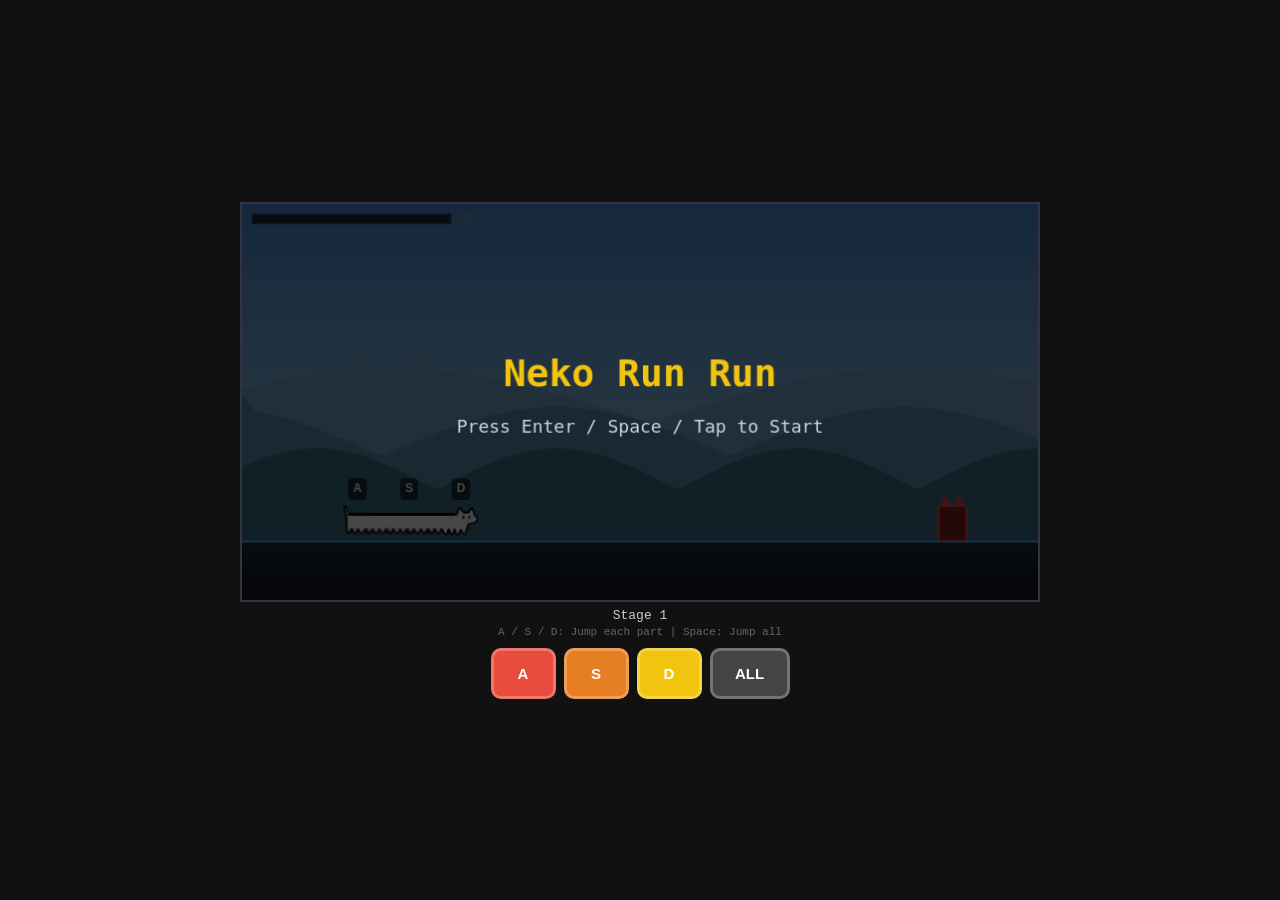
<file: index.html>
<!DOCTYPE html>
<html>
<head>
  <meta charset="UTF-8">
  <meta name="viewport" content="width=device-width, initial-scale=1.0, user-scalable=no">
  <title>ねこかけぬける</title>
  <link rel="stylesheet" href="style.css">
  <link rel="icon" href="img/0200_head.png" type="image/png">
</head>
<body>
  <canvas id="gameCanvas"></canvas>
  <div id="hud">
    <span id="stageLbl">Stage 1</span>
  </div>
  <div id="keyHints">A / S / D ... 各部位ジャンプ &nbsp;|&nbsp; Space: 全部位ジャンプ</div>
  <div id="mobileButtons"></div>
  <script src="game.js"></script>
</body>
</html>
</file>
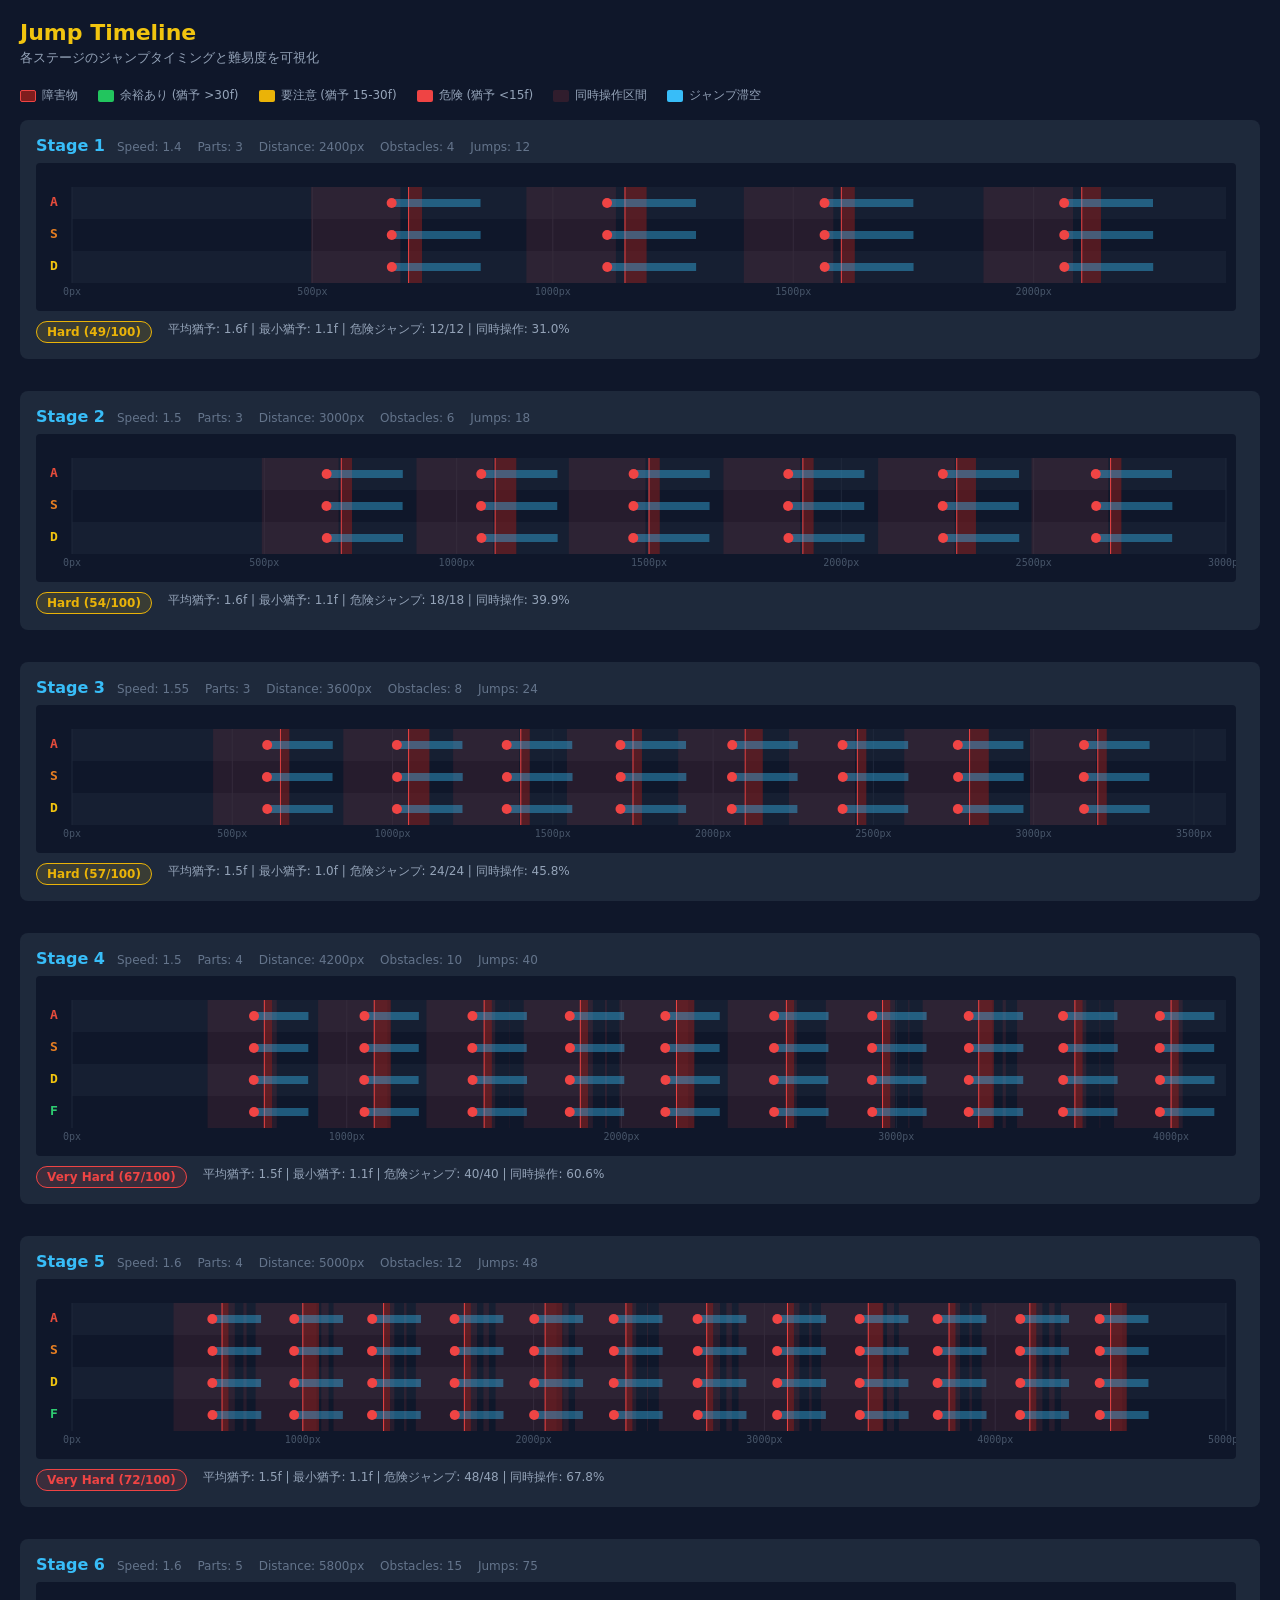
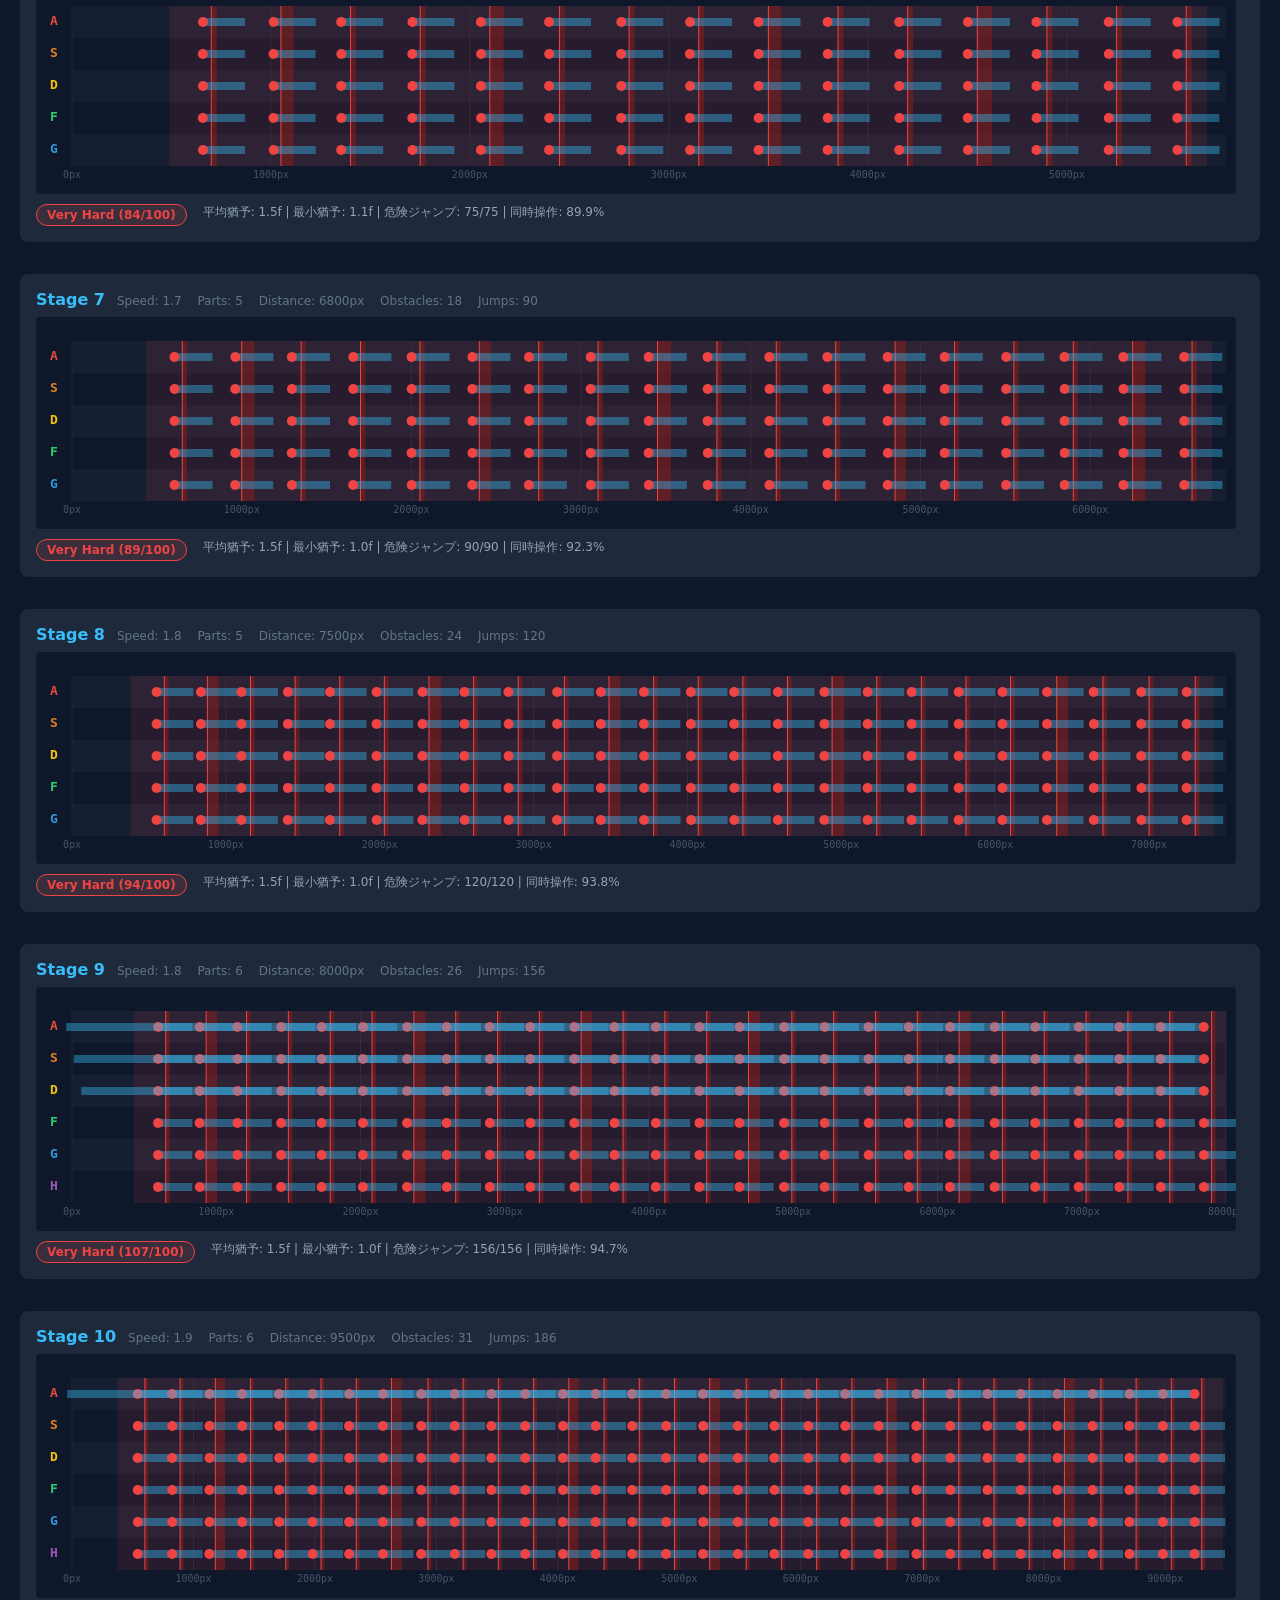
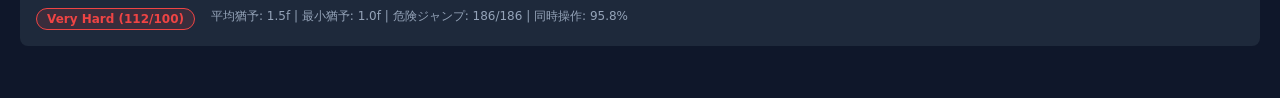
<file: timeline.html>
<!DOCTYPE html>
<html lang="ja">
<head>
  <meta charset="UTF-8">
  <meta name="viewport" content="width=device-width, initial-scale=1.0">
  <title>Jump Timeline - ステージ難易度可視化</title>
  <style>
    * { margin: 0; padding: 0; box-sizing: border-box; }
    body {
      background: #0f172a;
      color: #e2e8f0;
      font-family: 'Segoe UI', system-ui, sans-serif;
      padding: 20px;
    }
    h1 {
      font-size: 22px;
      margin-bottom: 4px;
      color: #f1c40f;
    }
    .subtitle {
      font-size: 13px;
      color: #94a3b8;
      margin-bottom: 20px;
    }
    .stage-section {
      margin-bottom: 32px;
      background: #1e293b;
      border-radius: 8px;
      padding: 16px;
    }
    .stage-header {
      display: flex;
      align-items: baseline;
      gap: 12px;
      margin-bottom: 8px;
    }
    .stage-header h2 {
      font-size: 16px;
      color: #38bdf8;
    }
    .stage-meta {
      font-size: 12px;
      color: #64748b;
    }
    .stage-meta span { margin-right: 12px; }
    canvas {
      display: block;
      border-radius: 4px;
    }
    .legend {
      display: flex;
      gap: 20px;
      margin-bottom: 16px;
      font-size: 12px;
      color: #94a3b8;
      flex-wrap: wrap;
    }
    .legend-item {
      display: flex;
      align-items: center;
      gap: 6px;
    }
    .legend-swatch {
      width: 16px;
      height: 12px;
      border-radius: 2px;
      display: inline-block;
    }
    .difficulty-summary {
      display: flex;
      gap: 16px;
      margin-top: 10px;
      font-size: 12px;
    }
    .diff-badge {
      padding: 3px 10px;
      border-radius: 12px;
      font-weight: bold;
    }
  </style>
</head>
<body>
  <h1>Jump Timeline</h1>
  <div class="subtitle">各ステージのジャンプタイミングと難易度を可視化</div>

  <div class="legend">
    <div class="legend-item"><span class="legend-swatch" style="background:#7f1d1d;border:1px solid #ef4444"></span> 障害物</div>
    <div class="legend-item"><span class="legend-swatch" style="background:#22c55e"></span> 余裕あり (猶予 &gt;30f)</div>
    <div class="legend-item"><span class="legend-swatch" style="background:#eab308"></span> 要注意 (猶予 15-30f)</div>
    <div class="legend-item"><span class="legend-swatch" style="background:#ef4444"></span> 危険 (猶予 &lt;15f)</div>
    <div class="legend-item"><span class="legend-swatch" style="background:rgba(239,68,68,0.15)"></span> 同時操作区間</div>
    <div class="legend-item"><span class="legend-swatch" style="background:#38bdf8"></span> ジャンプ滞空</div>
  </div>

  <div id="container"></div>

  <script>
// ============================================================
// Load config and run simulation
// ============================================================
async function main() {
  const cfg = await fetch('./config.json').then(r => r.json());

  const { GRAVITY, JUMP_V, PART_W, PART_H, PART_GAP, GROUND_Y,
          PART_LABELS, PART_COLORS, STAGES } = cfg;

  // --- Physics helpers (mirrored from game.js) ---

  function calcJumpDeadline(partWorldX, obs, speed) {
    if (GROUND_Y <= obs.y || (GROUND_Y - PART_H) >= obs.y + obs.h) return null;
    const distToEntry = obs.x - (partWorldX + PART_W / 2);
    const distToExit  = (obs.x + obs.w) - (partWorldX - PART_W / 2);
    if (distToExit <= 0) return null;
    if (distToEntry <= 0) return { dMax: -1 };
    const framesToEntry = distToEntry / speed;
    const framesToExit  = distToExit / speed;
    const MARGIN = 1;
    const a    = 0.5 * GRAVITY;
    const b    = JUMP_V;
    const c    = GROUND_Y - (obs.y - MARGIN);
    const disc = b * b - 4 * a * c;
    if (disc < 0) return { impossible: true, dMax: -Infinity };
    const sq = Math.sqrt(disc);
    const u1 = (-b - sq) / (2 * a);
    const u2 = (-b + sq) / (2 * a);
    const dMax = framesToEntry - u1;
    const dMin = framesToExit  - u2;
    if (dMax < dMin) return { impossible: true, dMax: -Infinity };
    return { dMax, dMin, u1, u2 };
  }

  function simulateJump(partWorldX, obstacles, speed) {
    let y  = GROUND_Y - PART_H;
    let vy = JUMP_V;
    for (let t = 1; t <= 200; t++) {
      const wx = partWorldX + speed * t;
      vy += GRAVITY;
      y  += vy;
      if (y >= GROUND_Y - PART_H) return { safe: true, landFrame: t };
      const left = wx - PART_W / 2, right = wx + PART_W / 2;
      const top = y, bottom = y + PART_H;
      for (const obs of obstacles) {
        if (right > obs.x && left < obs.x + obs.w &&
            bottom > obs.y && top < obs.y + obs.h) {
          return { safe: false, collideFrame: t, obs };
        }
      }
    }
    return { safe: true, landFrame: 200 };
  }

  // --- Simulate a stage and collect jump events ---

  function simulateStage(stageIdx) {
    const def = STAGES[stageIdx];
    const { speed, length: stageLen, numParts } = def;
    const obstacles = def.obstacles.map(o => ({ ...o }));

    // Create parts
    const parts = [];
    for (let i = 0; i < numParts; i++) {
      parts.push({
        index: i,
        worldX: 220 - (numParts - 1 - i) * PART_GAP,
        y: GROUND_Y - PART_H,
        vy: 0,
        onGround: true,
      });
    }

    const maxFrames = Math.ceil(stageLen / speed) + 500;
    const jumpEvents = []; // { partIndex, jumpFrame, jumpWorldX, landFrame, urgency, obsX }
    let distance = 0;

    for (let frame = 0; frame < maxFrames; frame++) {
      // Auto-play decision
      for (const part of parts) {
        if (!part.onGround) continue;

        let urgentDeadline = Infinity;
        let targetObs = null;
        for (const obs of obstacles) {
          const r = calcJumpDeadline(part.worldX, obs, speed);
          if (!r) continue;
          if (r.dMax < urgentDeadline) {
            urgentDeadline = r.dMax;
            targetObs = obs;
          }
        }
        if (urgentDeadline > 5) continue;

        const sim = simulateJump(part.worldX, obstacles, speed);
        let doJump = false;
        if (sim.safe && urgentDeadline <= 2) doJump = true;
        if (urgentDeadline <= 0) doJump = true;

        if (doJump) {
          part.vy = JUMP_V;
          part.onGround = false;
          jumpEvents.push({
            partIndex: part.index,
            jumpFrame: frame,
            jumpWorldX: part.worldX,
            landFrame: null,
            urgency: urgentDeadline,
            obsX: targetObs ? targetObs.x : 0,
          });
        }
      }

      // Physics update
      for (const part of parts) {
        part.worldX += speed;
        part.vy += GRAVITY;
        part.y += part.vy;
        if (part.y >= GROUND_Y - PART_H) {
          part.y = GROUND_Y - PART_H;
          if (!part.onGround) {
            // Record landing
            for (let j = jumpEvents.length - 1; j >= 0; j--) {
              if (jumpEvents[j].partIndex === part.index && jumpEvents[j].landFrame === null) {
                jumpEvents[j].landFrame = frame;
                break;
              }
            }
          }
          part.vy = 0;
          part.onGround = true;
        }
      }

      distance += speed;
      if (distance >= stageLen) break;
    }

    return { jumpEvents, totalFrames: Math.ceil(stageLen / speed), obstacles, stageLen, speed, numParts };
  }

  // --- Render timeline for one stage ---

  function renderTimeline(container, stageIdx) {
    const section = document.createElement('div');
    section.className = 'stage-section';

    const sim = simulateStage(stageIdx);
    const def = STAGES[stageIdx];

    // Header
    const header = document.createElement('div');
    header.className = 'stage-header';
    header.innerHTML = `
      <h2>Stage ${stageIdx + 1}</h2>
      <div class="stage-meta">
        <span>Speed: ${def.speed}</span>
        <span>Parts: ${def.numParts}</span>
        <span>Distance: ${def.length}px</span>
        <span>Obstacles: ${def.obstacles.length}</span>
        <span>Jumps: ${sim.jumpEvents.length}</span>
      </div>
    `;
    section.appendChild(header);

    // Canvas
    const ROW_H = 32;
    const LABEL_W = 36;
    const PAD_TOP = 24;
    const PAD_BOTTOM = 28;
    const canvasW = Math.min(window.innerWidth - 80, 1200);
    const canvasH = PAD_TOP + sim.numParts * ROW_H + PAD_BOTTOM;
    const timelineW = canvasW - LABEL_W - 10;

    const canvas = document.createElement('canvas');
    canvas.width = canvasW;
    canvas.height = canvasH;
    canvas.style.width = canvasW + 'px';
    canvas.style.height = canvasH + 'px';
    section.appendChild(canvas);

    const ctx = canvas.getContext('2d');

    // Background
    ctx.fillStyle = '#0f172a';
    ctx.fillRect(0, 0, canvasW, canvasH);

    // Helper: world X -> canvas X
    const xScale = timelineW / sim.stageLen;
    const toCanvasX = (wx) => LABEL_W + wx * xScale;

    // Draw distance markers
    ctx.font = '10px monospace';
    ctx.textAlign = 'center';
    ctx.textBaseline = 'top';
    ctx.fillStyle = '#475569';
    const markerStep = sim.stageLen <= 4000 ? 500 : 1000;
    for (let d = 0; d <= sim.stageLen; d += markerStep) {
      const cx = toCanvasX(d);
      ctx.beginPath();
      ctx.moveTo(cx, PAD_TOP);
      ctx.lineTo(cx, PAD_TOP + sim.numParts * ROW_H);
      ctx.strokeStyle = 'rgba(71,85,105,0.3)';
      ctx.lineWidth = 1;
      ctx.stroke();
      ctx.fillStyle = '#475569';
      ctx.fillText(d + 'px', cx, PAD_TOP + sim.numParts * ROW_H + 4);
    }

    // Draw row backgrounds & labels
    for (let i = 0; i < sim.numParts; i++) {
      const rowY = PAD_TOP + i * ROW_H;
      if (i % 2 === 0) {
        ctx.fillStyle = 'rgba(30,41,59,0.5)';
        ctx.fillRect(LABEL_W, rowY, timelineW, ROW_H);
      }

      // Part label
      ctx.fillStyle = PART_COLORS[i];
      ctx.font = 'bold 13px monospace';
      ctx.textAlign = 'center';
      ctx.textBaseline = 'middle';
      ctx.fillText(PART_LABELS[i], LABEL_W / 2, rowY + ROW_H / 2);
    }

    // Detect simultaneous jump zones (multiple parts in air at same time)
    // Build a frame-based overlap map
    const frameInAir = new Uint8Array(sim.totalFrames + 1);
    for (const ev of sim.jumpEvents) {
      const land = ev.landFrame ?? ev.jumpFrame + 100;
      for (let f = ev.jumpFrame; f <= Math.min(land, sim.totalFrames); f++) {
        frameInAir[f]++;
      }
    }

    // Highlight simultaneous zones (2+ parts in air)
    ctx.fillStyle = 'rgba(239,68,68,0.10)';
    let inZone = false;
    let zoneStart = 0;
    for (let f = 0; f <= sim.totalFrames; f++) {
      if (frameInAir[f] >= 2 && !inZone) {
        inZone = true;
        zoneStart = f;
      } else if (frameInAir[f] < 2 && inZone) {
        inZone = false;
        const x1 = toCanvasX(zoneStart * sim.speed);
        const x2 = toCanvasX(f * sim.speed);
        ctx.fillRect(x1, PAD_TOP, x2 - x1, sim.numParts * ROW_H);
      }
    }
    if (inZone) {
      const x1 = toCanvasX(zoneStart * sim.speed);
      const x2 = toCanvasX(sim.totalFrames * sim.speed);
      ctx.fillRect(x1, PAD_TOP, x2 - x1, sim.numParts * ROW_H);
    }

    // Draw obstacles (full-height markers)
    for (const obs of sim.obstacles) {
      const cx = toCanvasX(obs.x);
      const w = Math.max(obs.w * xScale, 2);
      ctx.fillStyle = 'rgba(127,29,29,0.6)';
      ctx.fillRect(cx, PAD_TOP, w, sim.numParts * ROW_H);
      ctx.strokeStyle = '#ef4444';
      ctx.lineWidth = 1;
      ctx.beginPath();
      ctx.moveTo(cx, PAD_TOP);
      ctx.lineTo(cx, PAD_TOP + sim.numParts * ROW_H);
      ctx.stroke();
    }

    // Draw jump events
    for (const ev of sim.jumpEvents) {
      const rowY = PAD_TOP + ev.partIndex * ROW_H;
      const startX = toCanvasX(ev.jumpWorldX);
      const landWorldX = ev.jumpWorldX + (ev.landFrame - ev.jumpFrame) * sim.speed;
      const endX = toCanvasX(landWorldX);

      // Airborne bar
      const barH = 8;
      const barY = rowY + (ROW_H - barH) / 2;

      ctx.fillStyle = 'rgba(56,189,248,0.4)';
      ctx.fillRect(startX, barY, endX - startX, barH);

      // Urgency dot at jump point
      let dotColor;
      if (ev.urgency > 30) dotColor = '#22c55e';
      else if (ev.urgency > 15) dotColor = '#eab308';
      else dotColor = '#ef4444';

      ctx.beginPath();
      ctx.arc(startX, rowY + ROW_H / 2, 5, 0, Math.PI * 2);
      ctx.fillStyle = dotColor;
      ctx.fill();
    }

    // Difficulty summary
    const diffDiv = document.createElement('div');
    diffDiv.className = 'difficulty-summary';

    // Calculate metrics
    const avgUrgency = sim.jumpEvents.length > 0
      ? sim.jumpEvents.reduce((s, e) => s + e.urgency, 0) / sim.jumpEvents.length
      : Infinity;
    const minUrgency = sim.jumpEvents.length > 0
      ? Math.min(...sim.jumpEvents.map(e => e.urgency))
      : Infinity;
    const dangerCount = sim.jumpEvents.filter(e => e.urgency < 15).length;

    // Count simultaneous jump frames
    let simultaneousFrames = 0;
    for (let f = 0; f <= sim.totalFrames; f++) {
      if (frameInAir[f] >= 2) simultaneousFrames++;
    }
    const simultaneousPct = ((simultaneousFrames / sim.totalFrames) * 100).toFixed(1);

    // Overall difficulty score (0-100)
    const densityScore = Math.min(def.obstacles.length / def.length * 1000, 1) * 25;
    const speedScore = ((def.speed - 1.4) / 0.5) * 25;
    const partsScore = ((def.numParts - 3) / 2) * 25;
    const urgencyScore = Math.max(0, 1 - avgUrgency / 60) * 25;
    const totalScore = Math.round(densityScore + speedScore + partsScore + urgencyScore);

    let diffLabel, diffColor;
    if (totalScore < 25) { diffLabel = 'Easy'; diffColor = '#22c55e'; }
    else if (totalScore < 45) { diffLabel = 'Normal'; diffColor = '#38bdf8'; }
    else if (totalScore < 65) { diffLabel = 'Hard'; diffColor = '#eab308'; }
    else { diffLabel = 'Very Hard'; diffColor = '#ef4444'; }

    diffDiv.innerHTML = `
      <span class="diff-badge" style="background:${diffColor}22;color:${diffColor};border:1px solid ${diffColor}">
        ${diffLabel} (${totalScore}/100)
      </span>
      <span style="color:#94a3b8">
        平均猶予: ${avgUrgency.toFixed(1)}f
        | 最小猶予: ${minUrgency.toFixed(1)}f
        | 危険ジャンプ: ${dangerCount}/${sim.jumpEvents.length}
        | 同時操作: ${simultaneousPct}%
      </span>
    `;
    section.appendChild(diffDiv);

    container.appendChild(section);
  }

  // Render all stages
  const container = document.getElementById('container');
  for (let i = 0; i < STAGES.length; i++) {
    renderTimeline(container, i);
  }
}

main();
  </script>
</body>
</html>
</file>
<file: style.css>
* { margin: 0; padding: 0; box-sizing: border-box; touch-action: none; }

body {
  background: #111;
  display: flex;
  flex-direction: column;
  align-items: center;
  justify-content: center;
  min-height: 100vh;
  font-family: 'Courier New', monospace;
  overflow: hidden;
}

#gameCanvas {
  border: 2px solid #334;
  display: block;
  max-width: 100vw;
}

#hud {
  color: #ccc;
  font-size: 13px;
  margin-top: 6px;
  text-align: center;
}

#keyHints {
  color: #666;
  font-size: 11px;
  margin-top: 3px;
}

#mobileButtons {
  display: flex;
  flex-wrap: wrap;
  justify-content: center;
  gap: 8px;
  margin-top: 10px;
  padding: 0 10px;
}

.jumpBtn {
  padding: 14px 18px;
  font-size: 15px;
  font-weight: bold;
  border: 3px solid rgba(255,255,255,0.25);
  border-radius: 10px;
  cursor: pointer;
  color: #fff;
  min-width: 65px;
  user-select: none;
  -webkit-user-select: none;
  transition: transform 0.06s, opacity 0.06s;
}

.jumpBtn:active { transform: scale(0.91); opacity: 0.75; }
.jumpBtn.all-btn { background: #444 !important; min-width: 80px; }
.jumpBtn.key-active {
  transform: scale(0.91);
  box-shadow: 0 0 12px 4px rgba(255,255,255,0.6), 0 0 4px 2px rgba(255,255,255,0.9);
  border-color: rgba(255,255,255,0.9);
  opacity: 0.85;
}
</file>
